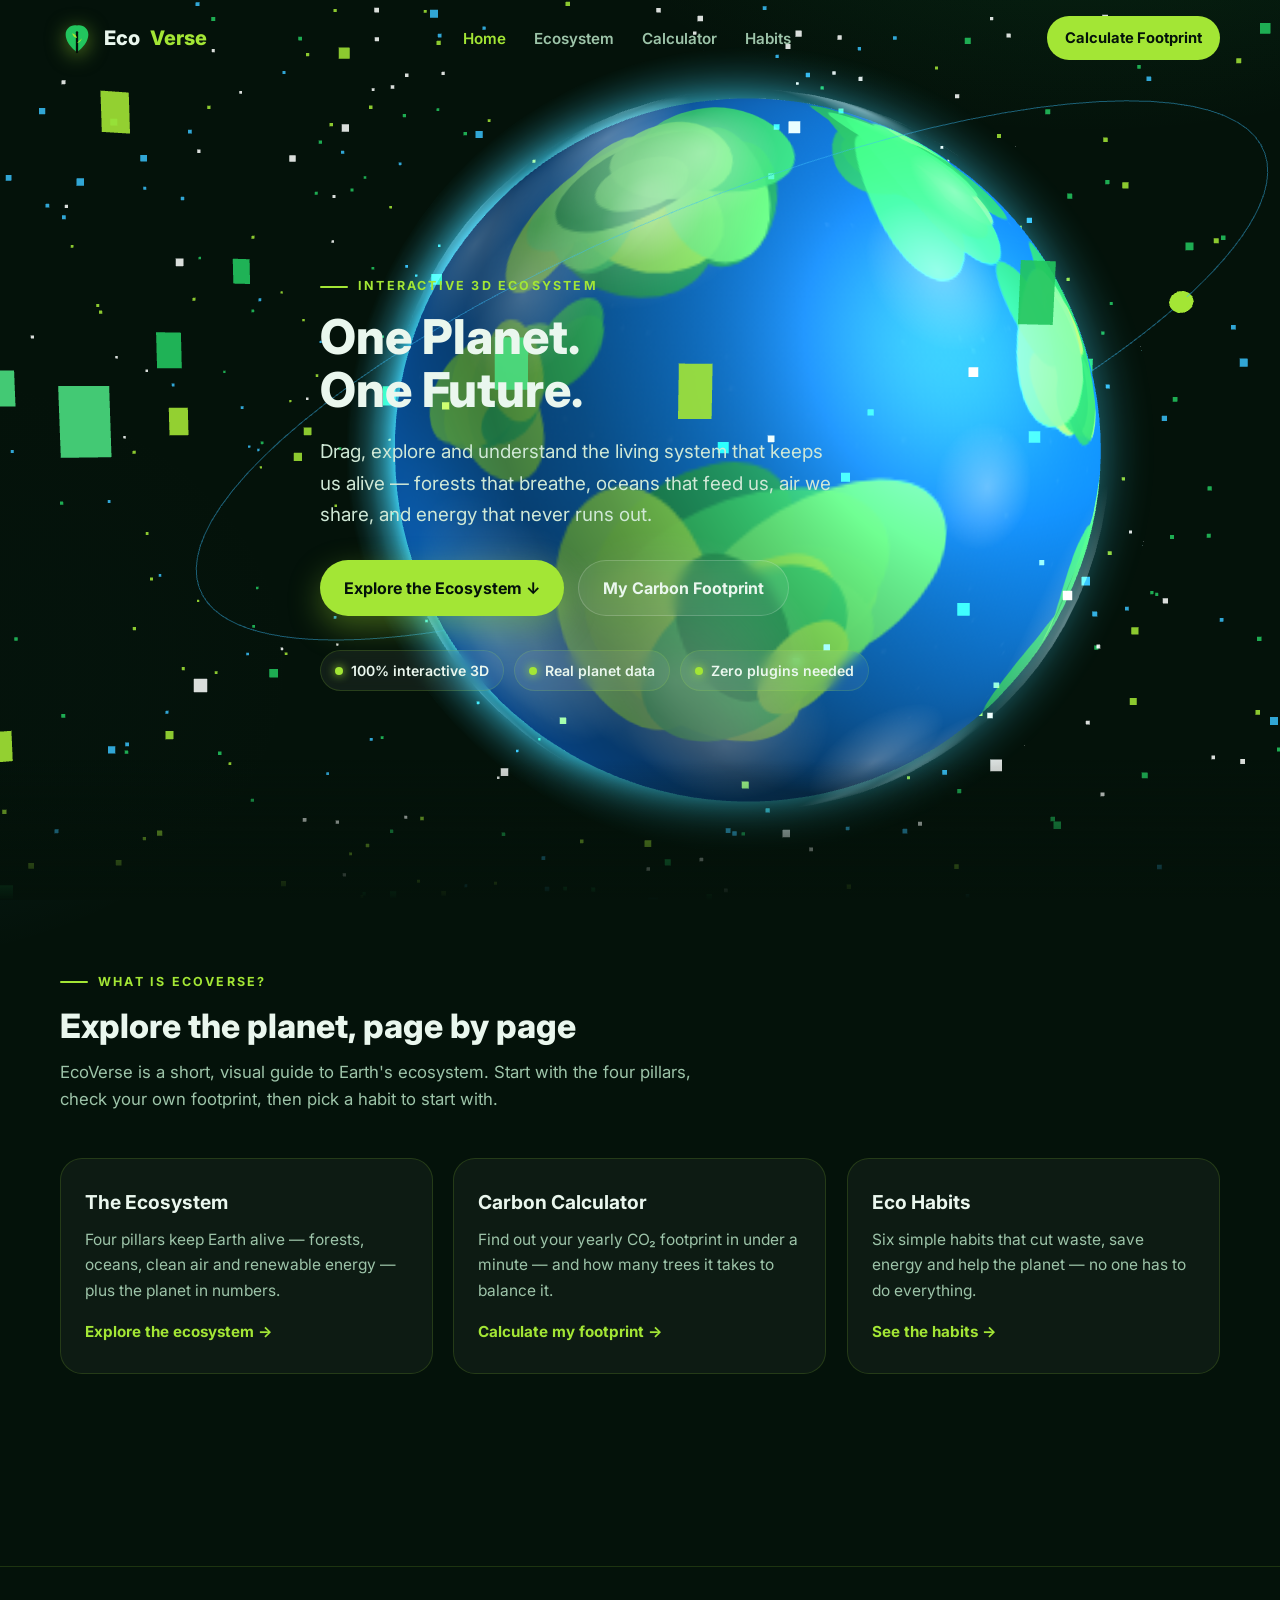
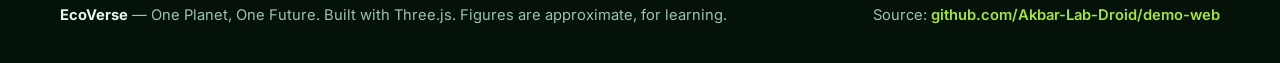
<file: index.html>
<!DOCTYPE html>
<html lang="en">
<head>
<meta charset="UTF-8">
<meta name="viewport" content="width=device-width, initial-scale=1.0">
<meta name="description" content="EcoVerse — an interactive 3D journey through Earth's living ecosystem: forests, oceans, clean air and renewable energy.">
<meta name="theme-color" content="#04120a">
<title>EcoVerse — One Planet, One Future | Interactive 3D Ecosystem</title>
<link rel="preconnect" href="https://fonts.googleapis.com">
<link rel="preconnect" href="https://fonts.gstatic.com" crossorigin>
<link href="https://fonts.googleapis.com/css2?family=Inter:wght@400;500;600;700;800&display=swap" rel="stylesheet">
<link rel="stylesheet" href="styles.css">
</head>
<body>

<!-- ================= NAV ================= -->
<header id="siteHeader">
  <div class="wrap nav">
    <a class="logo" href="index.html" aria-label="EcoVerse home">
      <svg viewBox="0 0 24 24" fill="none" aria-hidden="true"><path d="M12 22C12 22 4 16.5 4 9.5 4 5.9 6.9 3 10.5 3c.5 0 1 .06 1.5.17C12.6 3.06 13 3 13.5 3 17.1 3 20 5.9 20 9.5 20 16.5 12 22 12 22Z" fill="#22c55e"/><path d="M12 22V8" stroke="#04120a" stroke-width="1.6" stroke-linecap="round"/><path d="M12 12c-1.8-.4-3-1.6-3.4-3.4C10.4 9 11.6 10.2 12 12Zm0 3.5c1.8-.4 3-1.6 3.4-3.4-.4.4-1.6 1.6-3.4 3.4Z" fill="#a3e635"/></svg>
      Eco<em>Verse</em>
    </a>
    <nav>
      <ul class="nav-links" id="navLinks">
        <li><a href="index.html" class="active" aria-current="page">Home</a></li>
        <li><a href="ecosystem.html">Ecosystem</a></li>
        <li><a href="calculator.html">Calculator</a></li>
        <li><a href="habits.html">Habits</a></li>
      </ul>
    </nav>
    <a class="nav-cta" href="calculator.html">Calculate Footprint</a>
    <button class="burger" id="burger" aria-label="Menu">&#9776;</button>
  </div>
</header>

<!-- ================= HERO ================= -->
<section class="hero" id="top">
  <canvas id="earth" aria-label="Interactive 3D Earth"></canvas>
  <div class="globe-fallback" id="globeFallback" aria-hidden="true"></div>
  <div class="wrap hero-inner">
    <span class="eyebrow">Interactive 3D Ecosystem</span>
    <h1>One Planet.<br>One Future.</h1>
    <p class="lead">Drag, explore and understand the living system that keeps us alive — forests that breathe, oceans that feed us, air we share, and energy that never runs out.</p>
    <div class="hero-actions">
      <a class="btn btn-primary" href="ecosystem.html">Explore the Ecosystem &#8595;</a>
      <a class="btn btn-ghost" href="calculator.html">My Carbon Footprint</a>
    </div>
    <div class="hero-chips">
      <span class="chip"><i></i>100% interactive 3D</span>
      <span class="chip"><i></i>Real planet data</span>
      <span class="chip"><i></i>Zero plugins needed</span>
    </div>
  </div>
</section>

<!-- ================= EXPLORE ================= -->
<section class="section" style="padding-top:64px">
  <div class="wrap">
    <span class="eyebrow reveal">What is EcoVerse?</span>
    <h2 class="section-title reveal">Explore the planet, page by page</h2>
    <p class="section-sub reveal">EcoVerse is a short, visual guide to Earth's ecosystem. Start with the four pillars, check your own footprint, then pick a habit to start with.</p>
    <div class="link-cards">
      <a class="link-card tilt reveal" data-tilt href="ecosystem.html">
        <h3>The Ecosystem</h3>
        <p>Four pillars keep Earth alive — forests, oceans, clean air and renewable energy — plus the planet in numbers.</p>
        <div class="go">Explore the ecosystem</div>
      </a>
      <a class="link-card tilt reveal" data-tilt href="calculator.html">
        <h3>Carbon Calculator</h3>
        <p>Find out your yearly CO&#8322; footprint in under a minute — and how many trees it takes to balance it.</p>
        <div class="go">Calculate my footprint</div>
      </a>
      <a class="link-card tilt reveal" data-tilt href="habits.html">
        <h3>Eco Habits</h3>
        <p>Six simple habits that cut waste, save energy and help the planet — no one has to do everything.</p>
        <div class="go">See the habits</div>
      </a>
    </div>
  </div>
</section>

<footer>
  <div class="wrap foot">
    <div><strong style="color:var(--text)">EcoVerse</strong> — One Planet, One Future. Built with Three.js. Figures are approximate, for learning.</div>
    <div>Source: <a href="https://github.com/Akbar-Lab-Droid/demo-web" target="_blank" rel="noopener">github.com/Akbar-Lab-Droid/demo-web</a></div>
  </div>
</footer>

<script src="js/three.min.js"></script>
<script src="js/earth.js"></script>
<script src="js/main.js"></script>
</body>
</html>
</file>
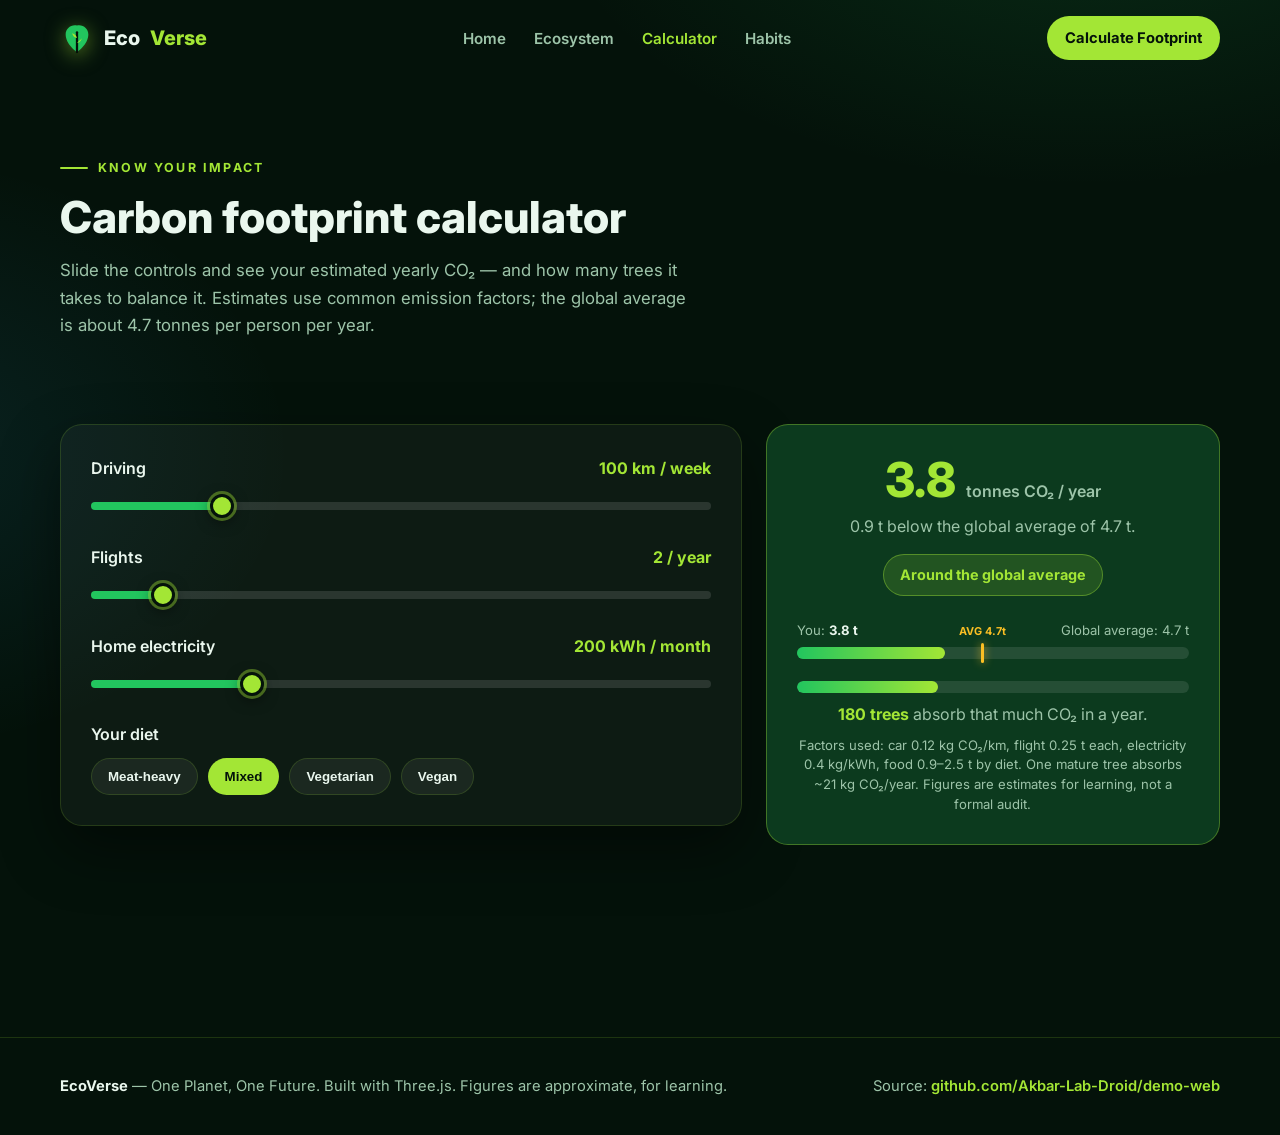
<file: calculator.html>
<!DOCTYPE html>
<html lang="en">
<head>
<meta charset="UTF-8">
<meta name="viewport" content="width=device-width, initial-scale=1.0">
<meta name="description" content="EcoVerse — carbon footprint calculator: find your yearly CO2 and how many trees balance it.">
<meta name="theme-color" content="#04120a">
<title>Carbon Calculator — EcoVerse | Know Your Impact</title>
<link rel="preconnect" href="https://fonts.googleapis.com">
<link rel="preconnect" href="https://fonts.gstatic.com" crossorigin>
<link href="https://fonts.googleapis.com/css2?family=Inter:wght@400;500;600;700;800&display=swap" rel="stylesheet">
<link rel="stylesheet" href="styles.css">
</head>
<body>

<!-- ================= NAV ================= -->
<header id="siteHeader">
  <div class="wrap nav">
    <a class="logo" href="index.html" aria-label="EcoVerse home">
      <svg viewBox="0 0 24 24" fill="none" aria-hidden="true"><path d="M12 22C12 22 4 16.5 4 9.5 4 5.9 6.9 3 10.5 3c.5 0 1 .06 1.5.17C12.6 3.06 13 3 13.5 3 17.1 3 20 5.9 20 9.5 20 16.5 12 22 12 22Z" fill="#22c55e"/><path d="M12 22V8" stroke="#04120a" stroke-width="1.6" stroke-linecap="round"/><path d="M12 12c-1.8-.4-3-1.6-3.4-3.4C10.4 9 11.6 10.2 12 12Zm0 3.5c1.8-.4 3-1.6 3.4-3.4-.4.4-1.6 1.6-3.4 3.4Z" fill="#a3e635"/></svg>
      Eco<em>Verse</em>
    </a>
    <nav>
      <ul class="nav-links" id="navLinks">
        <li><a href="index.html">Home</a></li>
        <li><a href="ecosystem.html">Ecosystem</a></li>
        <li><a href="calculator.html" class="active" aria-current="page">Calculator</a></li>
        <li><a href="habits.html">Habits</a></li>
      </ul>
    </nav>
    <a class="nav-cta" href="calculator.html">Calculate Footprint</a>
    <button class="burger" id="burger" aria-label="Menu">&#9776;</button>
  </div>
</header>

<!-- ================= PAGE HEAD ================= -->
<section class="page-head">
  <div class="wrap">
    <span class="eyebrow">Know Your Impact</span>
    <h1>Carbon footprint calculator</h1>
    <p>Slide the controls and see your estimated yearly CO&#8322; — and how many trees it takes to balance it. Estimates use common emission factors; the global average is about 4.7 tonnes per person per year.</p>
  </div>
</section>

<!-- ================= CALCULATOR ================= -->
<section class="section" style="padding-top:0">
  <div class="wrap">
    <div class="calc-grid">
      <div class="calc-card tilt reveal" data-tilt>
        <div class="slider-row">
          <label for="carRange">Driving <output id="carOut">100 km / week</output></label>
          <input type="range" id="carRange" min="0" max="500" step="10" value="100" aria-label="Kilometres driven per week">
        </div>
        <div class="slider-row">
          <label for="flyRange">Flights <output id="flyOut">2 / year</output></label>
          <input type="range" id="flyRange" min="0" max="20" step="1" value="2" aria-label="Flights per year">
        </div>
        <div class="slider-row">
          <label for="powerRange">Home electricity <output id="powerOut">200 kWh / month</output></label>
          <input type="range" id="powerRange" min="0" max="800" step="20" value="200" aria-label="Electricity use per month">
        </div>
        <div class="slider-row" style="margin-bottom:0">
          <label>Your diet</label>
          <div class="diet-pills" id="dietPills">
            <button type="button" data-diet="2.5">Meat-heavy</button>
            <button type="button" data-diet="1.7" class="active">Mixed</button>
            <button type="button" data-diet="1.2">Vegetarian</button>
            <button type="button" data-diet="0.9">Vegan</button>
          </div>
        </div>
      </div>
      <div class="result-card reveal">
        <div class="big"><span id="co2Total">4.6</span> <small>tonnes CO&#8322; / year</small></div>
        <p id="co2Compare">Right around the global average of 4.7 t.</p>
        <span class="verdict" id="verdict">Average footprint</span>
        <div class="compare">
          <div class="compare-label"><span>You: <b id="compareYou">4.6 t</b></span><span>Global average: 4.7 t</span></div>
          <div class="compare-track"><div class="you" id="compareYouBar" style="width:46%"></div><div class="avg"></div></div>
        </div>
        <div class="trees-bar"><i id="treesBar"></i></div>
        <p><strong style="color:var(--lime)"><span id="treesCount">219</span> trees</strong> absorb that much CO&#8322; in a year.</p>
        <p class="calc-note">Factors used: car 0.12 kg CO&#8322;/km, flight 0.25 t each, electricity 0.4 kg/kWh, food 0.9–2.5 t by diet. One mature tree absorbs ~21 kg CO&#8322;/year. Figures are estimates for learning, not a formal audit.</p>
      </div>
    </div>
  </div>
</section>

<footer>
  <div class="wrap foot">
    <div><strong style="color:var(--text)">EcoVerse</strong> — One Planet, One Future. Built with Three.js. Figures are approximate, for learning.</div>
    <div>Source: <a href="https://github.com/Akbar-Lab-Droid/demo-web" target="_blank" rel="noopener">github.com/Akbar-Lab-Droid/demo-web</a></div>
  </div>
</footer>

<script src="js/calculator.js"></script>
<script src="js/main.js"></script>
</body>
</html>
</file>
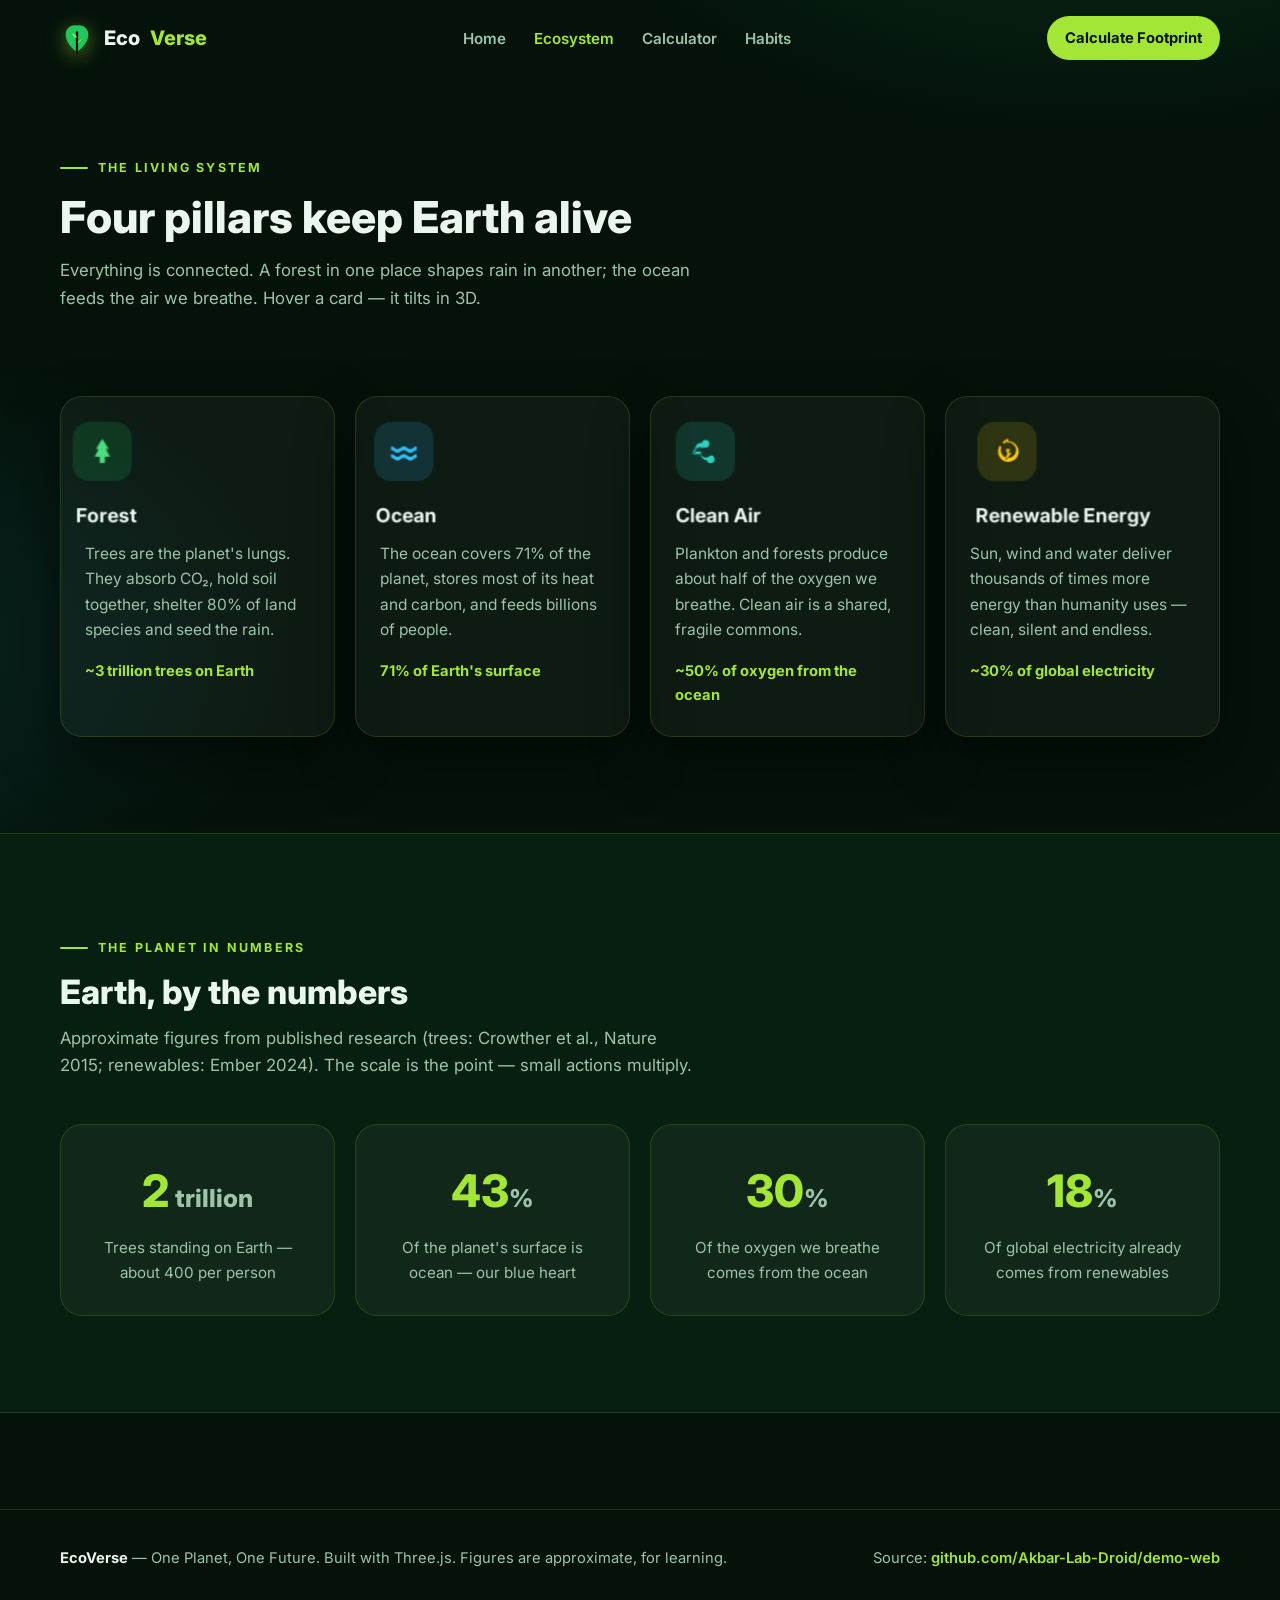
<file: ecosystem.html>
<!DOCTYPE html>
<html lang="en">
<head>
<meta charset="UTF-8">
<meta name="viewport" content="width=device-width, initial-scale=1.0">
<meta name="description" content="EcoVerse — four pillars keep Earth alive: forests, oceans, clean air and renewable energy.">
<meta name="theme-color" content="#04120a">
<title>Ecosystem — EcoVerse | Four Pillars Keep Earth Alive</title>
<link rel="preconnect" href="https://fonts.googleapis.com">
<link rel="preconnect" href="https://fonts.gstatic.com" crossorigin>
<link href="https://fonts.googleapis.com/css2?family=Inter:wght@400;500;600;700;800&display=swap" rel="stylesheet">
<link rel="stylesheet" href="styles.css">
</head>
<body>

<!-- ================= NAV ================= -->
<header id="siteHeader">
  <div class="wrap nav">
    <a class="logo" href="index.html" aria-label="EcoVerse home">
      <svg viewBox="0 0 24 24" fill="none" aria-hidden="true"><path d="M12 22C12 22 4 16.5 4 9.5 4 5.9 6.9 3 10.5 3c.5 0 1 .06 1.5.17C12.6 3.06 13 3 13.5 3 17.1 3 20 5.9 20 9.5 20 16.5 12 22 12 22Z" fill="#22c55e"/><path d="M12 22V8" stroke="#04120a" stroke-width="1.6" stroke-linecap="round"/><path d="M12 12c-1.8-.4-3-1.6-3.4-3.4C10.4 9 11.6 10.2 12 12Zm0 3.5c1.8-.4 3-1.6 3.4-3.4-.4.4-1.6 1.6-3.4 3.4Z" fill="#a3e635"/></svg>
      Eco<em>Verse</em>
    </a>
    <nav>
      <ul class="nav-links" id="navLinks">
        <li><a href="index.html">Home</a></li>
        <li><a href="ecosystem.html" class="active" aria-current="page">Ecosystem</a></li>
        <li><a href="calculator.html">Calculator</a></li>
        <li><a href="habits.html">Habits</a></li>
      </ul>
    </nav>
    <a class="nav-cta" href="calculator.html">Calculate Footprint</a>
    <button class="burger" id="burger" aria-label="Menu">&#9776;</button>
  </div>
</header>

<!-- ================= PAGE HEAD ================= -->
<section class="page-head">
  <div class="wrap">
    <span class="eyebrow">The Living System</span>
    <h1>Four pillars keep Earth alive</h1>
    <p>Everything is connected. A forest in one place shapes rain in another; the ocean feeds the air we breathe. Hover a card — it tilts in 3D.</p>
  </div>
</section>

<!-- ================= PILLARS ================= -->
<section class="section" style="padding-top:0">
  <div class="wrap">
    <div class="pillars">
      <article class="pillar tilt reveal" data-tilt>
        <div class="icon ic-forest">
          <svg viewBox="0 0 24 24" fill="currentColor" aria-hidden="true"><path d="M12 2 7 10h2.2L6 16h4v5h4v-5h4l-3.2-6H17L12 2Z"/></svg>
        </div>
        <h3>Forest</h3>
        <p>Trees are the planet's lungs. They absorb CO&#8322;, hold soil together, shelter 80% of land species and seed the rain.</p>
        <div class="mini">~3 trillion trees on Earth</div>
      </article>
      <article class="pillar tilt reveal" data-tilt>
        <div class="icon ic-ocean">
          <svg viewBox="0 0 24 24" fill="currentColor" aria-hidden="true"><path d="M2 14c2.5 0 2.5 2 5 2s2.5-2 5-2 2.5 2 5 2 2.5-2 5-2v3c-2.5 0-2.5 2-5 2s-2.5-2-5-2-2.5 2-5 2-2.5-2-5-2v-3Zm0-6c2.5 0 2.5 2 5 2s2.5-2 5-2 2.5 2 5 2 2.5-2 5-2v3c-2.5 0-2.5 2-5 2s-2.5-2-5-2-2.5 2-5 2-2.5-2-5-2V8Z"/></svg>
        </div>
        <h3>Ocean</h3>
        <p>The ocean covers 71% of the planet, stores most of its heat and carbon, and feeds billions of people.</p>
        <div class="mini">71% of Earth's surface</div>
      </article>
      <article class="pillar tilt reveal" data-tilt>
        <div class="icon ic-air">
          <svg viewBox="0 0 24 24" fill="currentColor" aria-hidden="true"><path d="M3 8h9a3 3 0 1 0-2.9-3.7A5 5 0 0 0 4.5 12H3a1 1 0 0 1 0-2h1.5A3.5 3.5 0 0 1 8 7.5 4.5 4.5 0 0 1 3 8Zm0 6h13a3 3 0 1 1-2.9 3.7A5 5 0 0 1 8.5 11H3a1 1 0 0 0 0 2h5.5A3.5 3.5 0 0 0 12 15.5 4.5 4.5 0 0 0 16 14H3Z" transform="translate(0 1)"/></svg>
        </div>
        <h3>Clean Air</h3>
        <p>Plankton and forests produce about half of the oxygen we breathe. Clean air is a shared, fragile commons.</p>
        <div class="mini">~50% of oxygen from the ocean</div>
      </article>
      <article class="pillar tilt reveal" data-tilt>
        <div class="icon ic-energy">
          <svg viewBox="0 0 24 24" fill="currentColor" aria-hidden="true"><path d="M12 2a1 1 0 0 1 1 1v1.1a8 8 0 1 1-7.4 5.1 1 1 0 1 1 1.9-.6A6 6 0 1 0 12 5V3.5l-2 2.5-1.6-1.2L12 2Zm-1 8 1.5 4.5L9 14.5h2.6L11 19l4.5-6H13l1.5-3H11Z"/></svg>
        </div>
        <h3>Renewable Energy</h3>
        <p>Sun, wind and water deliver thousands of times more energy than humanity uses — clean, silent and endless.</p>
        <div class="mini">~30% of global electricity</div>
      </article>
    </div>
  </div>
</section>

<!-- ================= IMPACT ================= -->
<section class="section impact" id="impact">
  <div class="wrap">
    <span class="eyebrow reveal">The Planet in Numbers</span>
    <h2 class="section-title reveal">Earth, by the numbers</h2>
    <p class="section-sub reveal">Approximate figures from published research (trees: Crowther et al., Nature 2015; renewables: Ember 2024). The scale is the point — small actions multiply.</p>
    <div class="stats">
      <div class="stat tilt reveal" data-tilt>
        <div class="num"><span data-count="3" data-decimals="0">0</span><small> trillion</small></div>
        <p>Trees standing on Earth — about 400 per person</p>
      </div>
      <div class="stat tilt reveal" data-tilt>
        <div class="num"><span data-count="71" data-decimals="0">0</span><small>%</small></div>
        <p>Of the planet's surface is ocean — our blue heart</p>
      </div>
      <div class="stat tilt reveal" data-tilt>
        <div class="num"><span data-count="50" data-decimals="0">0</span><small>%</small></div>
        <p>Of the oxygen we breathe comes from the ocean</p>
      </div>
      <div class="stat tilt reveal" data-tilt>
        <div class="num"><span data-count="30" data-decimals="0">0</span><small>%</small></div>
        <p>Of global electricity already comes from renewables</p>
      </div>
    </div>
  </div>
</section>

<footer>
  <div class="wrap foot">
    <div><strong style="color:var(--text)">EcoVerse</strong> — One Planet, One Future. Built with Three.js. Figures are approximate, for learning.</div>
    <div>Source: <a href="https://github.com/Akbar-Lab-Droid/demo-web" target="_blank" rel="noopener">github.com/Akbar-Lab-Droid/demo-web</a></div>
  </div>
</footer>

<script src="js/main.js"></script>
</body>
</html>
</file>
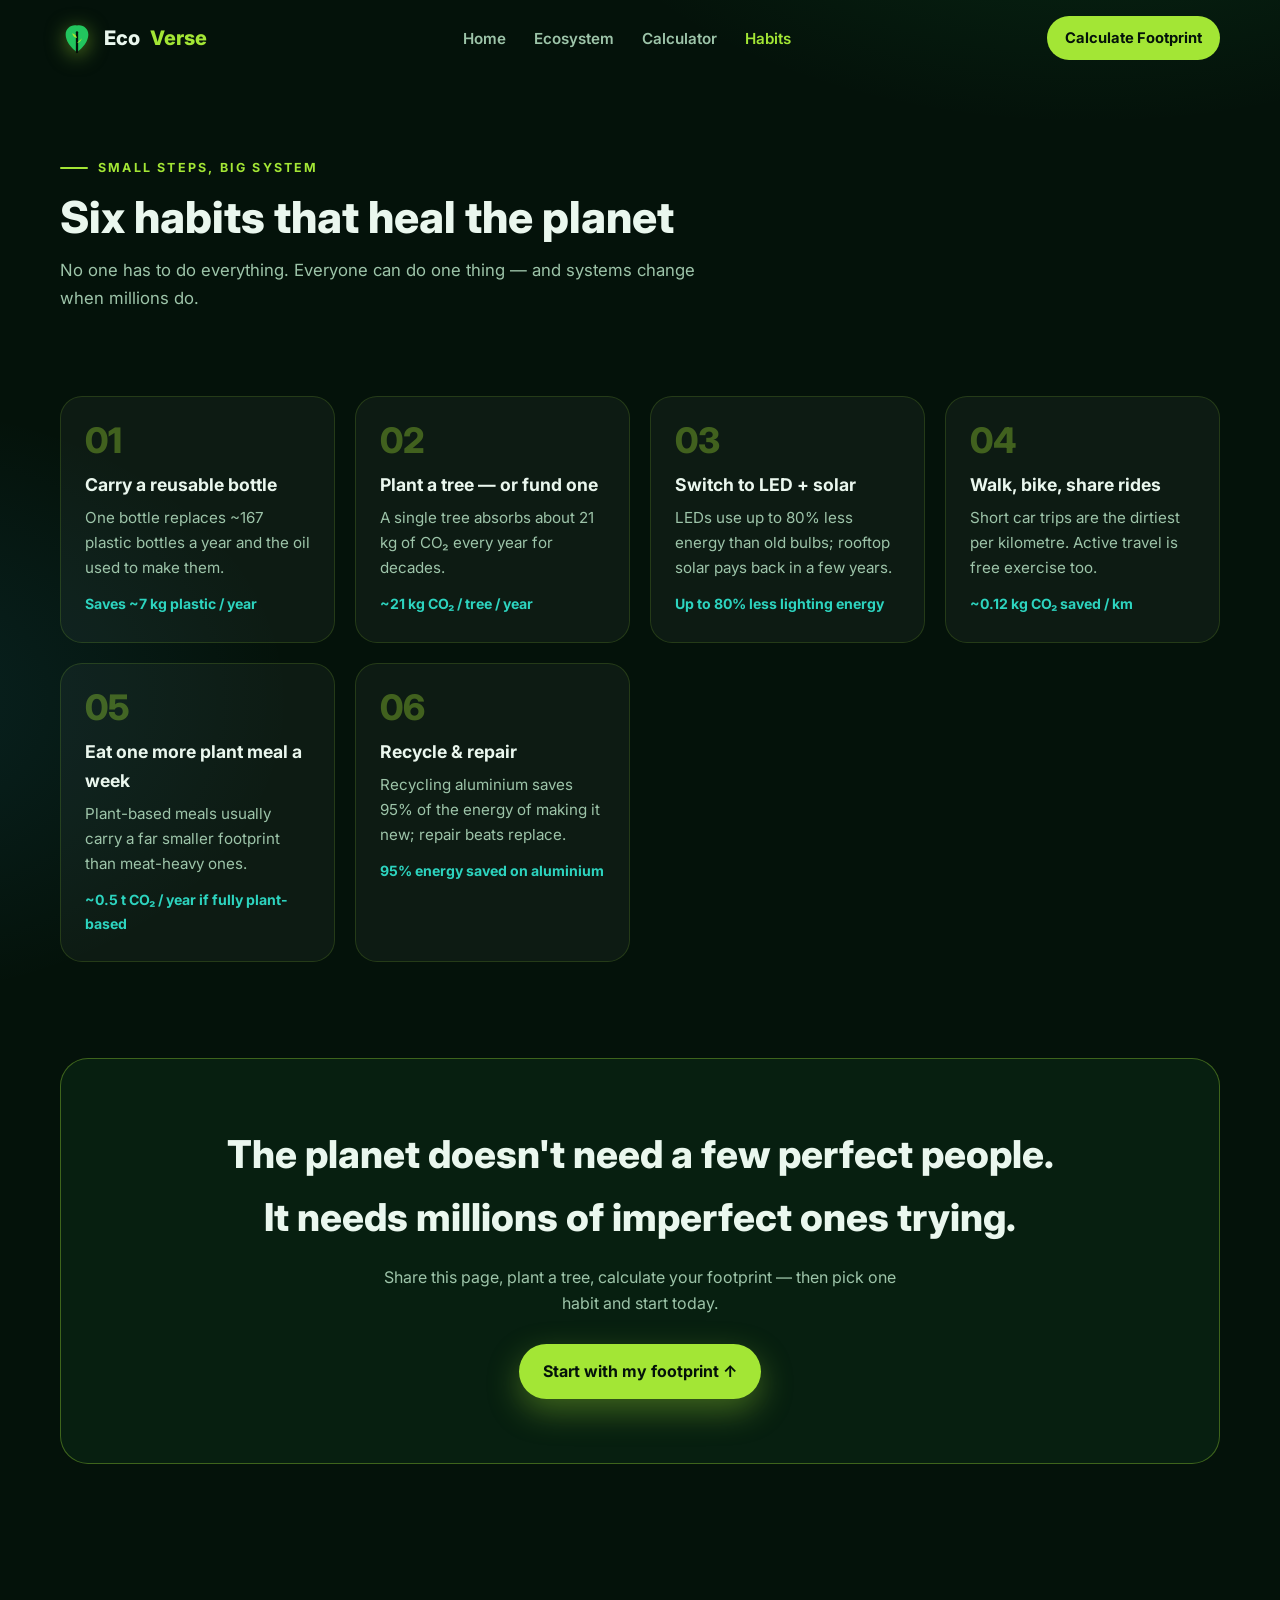
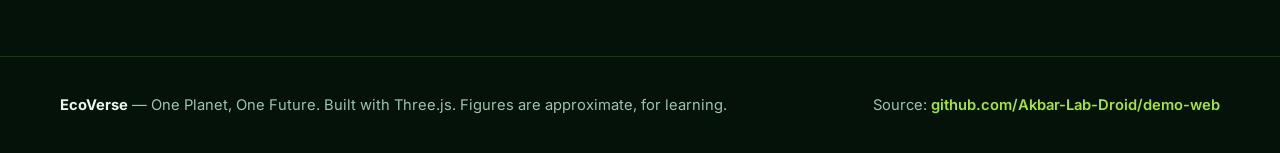
<file: habits.html>
<!DOCTYPE html>
<html lang="en">
<head>
<meta charset="UTF-8">
<meta name="viewport" content="width=device-width, initial-scale=1.0">
<meta name="description" content="EcoVerse — six simple habits that heal the planet: small steps, big system.">
<meta name="theme-color" content="#04120a">
<title>Eco Habits — EcoVerse | Six Habits That Heal the Planet</title>
<link rel="preconnect" href="https://fonts.googleapis.com">
<link rel="preconnect" href="https://fonts.gstatic.com" crossorigin>
<link href="https://fonts.googleapis.com/css2?family=Inter:wght@400;500;600;700;800&display=swap" rel="stylesheet">
<link rel="stylesheet" href="styles.css">
</head>
<body>

<!-- ================= NAV ================= -->
<header id="siteHeader">
  <div class="wrap nav">
    <a class="logo" href="index.html" aria-label="EcoVerse home">
      <svg viewBox="0 0 24 24" fill="none" aria-hidden="true"><path d="M12 22C12 22 4 16.5 4 9.5 4 5.9 6.9 3 10.5 3c.5 0 1 .06 1.5.17C12.6 3.06 13 3 13.5 3 17.1 3 20 5.9 20 9.5 20 16.5 12 22 12 22Z" fill="#22c55e"/><path d="M12 22V8" stroke="#04120a" stroke-width="1.6" stroke-linecap="round"/><path d="M12 12c-1.8-.4-3-1.6-3.4-3.4C10.4 9 11.6 10.2 12 12Zm0 3.5c1.8-.4 3-1.6 3.4-3.4-.4.4-1.6 1.6-3.4 3.4Z" fill="#a3e635"/></svg>
      Eco<em>Verse</em>
    </a>
    <nav>
      <ul class="nav-links" id="navLinks">
        <li><a href="index.html">Home</a></li>
        <li><a href="ecosystem.html">Ecosystem</a></li>
        <li><a href="calculator.html">Calculator</a></li>
        <li><a href="habits.html" class="active" aria-current="page">Habits</a></li>
      </ul>
    </nav>
    <a class="nav-cta" href="calculator.html">Calculate Footprint</a>
    <button class="burger" id="burger" aria-label="Menu">&#9776;</button>
  </div>
</header>

<!-- ================= PAGE HEAD ================= -->
<section class="page-head">
  <div class="wrap">
    <span class="eyebrow">Small Steps, Big System</span>
    <h1>Six habits that heal the planet</h1>
    <p>No one has to do everything. Everyone can do one thing — and systems change when millions do.</p>
  </div>
</section>

<!-- ================= HABITS ================= -->
<section class="section" style="padding-top:0">
  <div class="wrap">
    <div class="habits">
      <article class="habit tilt reveal" data-tilt><div class="n">01</div><h3>Carry a reusable bottle</h3><p>One bottle replaces ~167 plastic bottles a year and the oil used to make them.</p><div class="save">Saves ~7 kg plastic / year</div></article>
      <article class="habit tilt reveal" data-tilt><div class="n">02</div><h3>Plant a tree — or fund one</h3><p>A single tree absorbs about 21 kg of CO&#8322; every year for decades.</p><div class="save">~21 kg CO&#8322; / tree / year</div></article>
      <article class="habit tilt reveal" data-tilt><div class="n">03</div><h3>Switch to LED + solar</h3><p>LEDs use up to 80% less energy than old bulbs; rooftop solar pays back in a few years.</p><div class="save">Up to 80% less lighting energy</div></article>
      <article class="habit tilt reveal" data-tilt><div class="n">04</div><h3>Walk, bike, share rides</h3><p>Short car trips are the dirtiest per kilometre. Active travel is free exercise too.</p><div class="save">~0.12 kg CO&#8322; saved / km</div></article>
      <article class="habit tilt reveal" data-tilt><div class="n">05</div><h3>Eat one more plant meal a week</h3><p>Plant-based meals usually carry a far smaller footprint than meat-heavy ones.</p><div class="save">~0.5 t CO&#8322; / year if fully plant-based</div></article>
      <article class="habit tilt reveal" data-tilt><div class="n">06</div><h3>Recycle &amp; repair</h3><p>Recycling aluminium saves 95% of the energy of making it new; repair beats replace.</p><div class="save">95% energy saved on aluminium</div></article>
    </div>

    <div class="cta">
      <div class="cta-box reveal">
        <h2>The planet doesn't need a few perfect people.<br>It needs millions of imperfect ones trying.</h2>
        <p>Share this page, plant a tree, calculate your footprint — then pick one habit and start today.</p>
        <a class="btn btn-primary" href="calculator.html">Start with my footprint &#8593;</a>
      </div>
    </div>
  </div>
</section>

<footer>
  <div class="wrap foot">
    <div><strong style="color:var(--text)">EcoVerse</strong> — One Planet, One Future. Built with Three.js. Figures are approximate, for learning.</div>
    <div>Source: <a href="https://github.com/Akbar-Lab-Droid/demo-web" target="_blank" rel="noopener">github.com/Akbar-Lab-Droid/demo-web</a></div>
  </div>
</footer>

<script src="js/main.js"></script>
</body>
</html>
</file>
<file: styles.css>
/* EcoVerse — shared stylesheet (multi-page site) */

:root{
  --bg:#04120a; --bg2:#071f10; --card:#0a2a17; --line:rgba(163,230,53,.16);
  --green:#22c55e; --lime:#a3e635; --cyan:#38bdf8; --teal:#2dd4bf;
  --text:#eaf7ee; --dim:#9dc4a9; --white:#fff;
  --radius:22px;
  --shadow:0 24px 60px rgba(0,0,0,.45);
}
*{box-sizing:border-box;margin:0;padding:0}
html{scroll-behavior:smooth;scroll-padding-top:84px}
body{
  font-family:'Inter',system-ui,-apple-system,'Segoe UI',sans-serif;
  font-size:16px;
  background:var(--bg); color:var(--text); line-height:1.65; overflow-x:hidden;
  -webkit-tap-highlight-color:transparent;
  background-image:radial-gradient(900px 500px at 85% -10%, rgba(34,197,94,.14), transparent 60%),
                   radial-gradient(700px 500px at -10% 40%, rgba(56,189,248,.10), transparent 60%);
}
h1,h2,h3{font-family:'Inter',system-ui,-apple-system,'Segoe UI',sans-serif}
a{color:inherit;text-decoration:none}
img{max-width:100%}
button,a{touch-action:manipulation}
:focus-visible{outline:3px solid var(--lime);outline-offset:2px;border-radius:6px}
::selection{background:var(--lime);color:#04120a}

.wrap{width:min(1160px,calc(100% - 44px));margin:0 auto}
.section{padding:96px 0}
.eyebrow{display:inline-flex;align-items:center;gap:10px;color:var(--lime);font-size:.78rem;font-weight:700;letter-spacing:2.2px;text-transform:uppercase;margin-bottom:14px}
.eyebrow::before{content:"";width:28px;height:2px;background:var(--lime);border-radius:2px}
.section-title{font-size:clamp(1.6rem,3vw,2.1rem);line-height:1.2;font-weight:800}
.section-sub{color:var(--dim);max-width:640px;margin-top:12px;font-size:1.05rem}

/* ---------- HEADER / NAV ---------- */
header{position:fixed;inset:0 0 auto 0;z-index:100;transition:background .3s,box-shadow .3s,backdrop-filter .3s}
header.scrolled{background:rgba(4,18,10,.82);backdrop-filter:blur(14px);box-shadow:0 1px 0 var(--line)}
.nav{display:flex;align-items:center;justify-content:space-between;padding:16px 0}
.logo{display:flex;align-items:center;gap:10px;font-weight:800;font-size:1.25rem}
.logo svg{width:34px;height:34px;filter:drop-shadow(0 4px 10px rgba(163,230,53,.5))}
.logo em{font-style:normal;color:var(--lime)}
.nav-links{display:flex;gap:28px;list-style:none;font-weight:600;font-size:.95rem}
.nav-links a{color:var(--dim);transition:color .2s}
.nav-links a:hover{color:var(--lime)}
.nav-links a.active{color:var(--lime)}
.nav-cta{background:var(--lime);color:#04120a;font-weight:700;padding:10px 18px;border-radius:999px;font-size:.92rem;transition:transform .2s,box-shadow .2s}
.nav-cta:hover{transform:translateY(-2px);box-shadow:0 10px 24px rgba(163,230,53,.35)}
.burger{display:none;background:none;border:0;color:var(--text);font-size:1.5rem;cursor:pointer}

/* ---------- HERO (home) ---------- */
.hero{position:relative;min-height:100vh;min-height:100svh;display:flex;align-items:center;padding:140px 0 80px;overflow:hidden}
#earth{position:absolute;inset:0;width:100%;height:100%;display:block}
.hero::before{content:"";position:absolute;inset:0;background:linear-gradient(90deg,rgba(4,18,10,.92) 0%,rgba(4,18,10,.72) 34%,rgba(4,18,10,.15) 62%,rgba(4,18,10,.05) 100%);pointer-events:none}
.hero::after{content:"";position:absolute;left:0;right:0;bottom:0;height:140px;background:linear-gradient(180deg,transparent,var(--bg));pointer-events:none}
.hero-inner{position:relative;z-index:2;max-width:640px}
.hero h1{font-size:clamp(2.1rem,5vw,3rem);line-height:1.1;font-weight:800}
.hero p.lead{color:#cfe8d6;font-size:1.18rem;margin:20px 0 30px;max-width:520px}
.hero-actions{display:flex;gap:14px;flex-wrap:wrap}
.btn{display:inline-flex;align-items:center;gap:9px;font-weight:700;padding:14px 24px;border-radius:999px;font-size:1rem;border:0;cursor:pointer;transition:transform .2s,box-shadow .2s}
.btn-primary{background:var(--lime);color:#04120a;box-shadow:0 12px 32px rgba(163,230,53,.35)}
.btn-primary:hover{transform:translateY(-3px);box-shadow:0 18px 40px rgba(163,230,53,.45)}
.btn-ghost{background:rgba(255,255,255,.06);color:var(--text);border:1px solid rgba(255,255,255,.18);backdrop-filter:blur(6px)}
.btn-ghost:hover{transform:translateY(-3px);border-color:var(--lime)}
.hero-chips{display:flex;gap:10px;flex-wrap:wrap;margin-top:34px}
.chip{display:inline-flex;align-items:center;gap:8px;background:rgba(255,255,255,.06);border:1px solid var(--line);border-radius:999px;padding:8px 14px;font-size:.88rem;font-weight:600;backdrop-filter:blur(6px)}
.chip i{width:8px;height:8px;border-radius:50%;background:var(--lime);box-shadow:0 0 10px var(--lime)}
/* CSS globe fallback (shown only if WebGL/Three.js fails) */
.globe-fallback{display:none;position:absolute;right:6%;top:50%;width:340px;height:340px;border-radius:50%;transform:translateY(-50%);
  background:radial-gradient(circle at 32% 30%,#7ee787,#16a34a 42%,#0b3d91 78%,#04122e);
  box-shadow:inset -30px -20px 60px rgba(0,0,0,.55),0 0 90px rgba(34,197,94,.35);animation:spinSlow 24s linear infinite}
@keyframes spinSlow{to{transform:translateY(-50%) rotate(360deg)}}

/* ---------- PAGE HEAD (inner pages) ---------- */
.page-head{padding:150px 0 40px}
.page-head h1{font-size:clamp(2rem,4.5vw,2.75rem);line-height:1.15;font-weight:800}
.page-head p{color:var(--dim);max-width:640px;margin-top:14px;font-size:1.05rem}

/* ---------- REVEAL + TILT ---------- */
.tilt{transform-style:preserve-3d;will-change:transform;transition:transform .18s ease-out,box-shadow .25s,border-color .25s;position:relative}
.tilt::after{content:"";position:absolute;inset:0;border-radius:inherit;pointer-events:none;
  background:radial-gradient(420px circle at var(--mx,50%) var(--my,50%),rgba(163,230,53,.12),transparent 65%);opacity:0;transition:opacity .25s}
.tilt:hover::after{opacity:1}
.reveal{opacity:0;transform:translateY(34px);transform-origin:center top;transition:opacity .6s ease,transform .6s cubic-bezier(.2,.9,.3,1.15)}
.reveal.visible{opacity:1;transform:translateY(0)}

/* ---------- HOME: EXPLORE CARDS ---------- */
.link-cards{display:grid;grid-template-columns:repeat(auto-fit,minmax(260px,1fr));gap:20px;margin-top:44px}
.link-card{background:rgba(255,255,255,.04);border:1px solid var(--line);border-radius:var(--radius);padding:28px 24px;display:block}
.link-card:hover{border-color:rgba(163,230,53,.5)}
.link-card h3{font-size:1.2rem;margin-bottom:8px}
.link-card p{color:var(--dim);font-size:.97rem}
.link-card .go{margin-top:16px;font-weight:700;color:var(--lime);font-size:.95rem}
.link-card .go::after{content:" \2192"}

/* ---------- ECOSYSTEM CARDS ---------- */
.pillars{display:grid;grid-template-columns:repeat(auto-fit,minmax(240px,1fr));gap:20px;margin-top:44px;perspective:1100px}
.pillar{background:rgba(255,255,255,.04);border:1px solid var(--line);border-radius:var(--radius);padding:28px 24px;box-shadow:var(--shadow)}
.pillar:hover{border-color:rgba(163,230,53,.5);box-shadow:0 30px 70px rgba(0,0,0,.55)}
.pillar .icon{width:58px;height:58px;border-radius:16px;display:flex;align-items:center;justify-content:center;margin-bottom:18px;transform:translateZ(24px)}
.pillar .icon svg{width:30px;height:30px}
.pillar h3{font-size:1.2rem;margin-bottom:8px;transform:translateZ(18px)}
.pillar p{color:var(--dim);font-size:.97rem}
.pillar .mini{margin-top:16px;font-weight:700;color:var(--lime);font-size:.92rem}
.ic-forest{background:rgba(34,197,94,.16);color:#4ade80}
.ic-ocean{background:rgba(56,189,248,.15);color:#38bdf8}
.ic-air{background:rgba(45,212,191,.15);color:#2dd4bf}
.ic-energy{background:rgba(250,204,21,.14);color:#facc15}

/* ---------- IMPACT STATS ---------- */
.impact{background:var(--bg2);border-top:1px solid var(--line);border-bottom:1px solid var(--line)}
.stats{display:grid;grid-template-columns:repeat(auto-fit,minmax(210px,1fr));gap:20px;margin-top:44px}
.stat{background:rgba(255,255,255,.04);border:1px solid var(--line);border-radius:var(--radius);padding:30px 24px;text-align:center}
.stat .num{font-size:clamp(2rem,4vw,2.8rem);font-weight:800;color:var(--lime)}
.stat .num small{font-size:.55em;color:var(--dim)}
.stat p{color:var(--dim);margin-top:6px;font-size:.95rem}

/* ---------- CALCULATOR ---------- */
.calc-grid{display:grid;grid-template-columns:1.2fr .8fr;gap:24px;margin-top:44px;align-items:start}
.calc-card{background:rgba(255,255,255,.04);border:1px solid var(--line);border-radius:var(--radius);padding:30px;box-shadow:var(--shadow)}
.slider-row{margin-bottom:26px}
.slider-row label{display:flex;justify-content:space-between;font-weight:600;margin-bottom:10px}
.slider-row label output{color:var(--lime);font-weight:700}
input[type=range]{-webkit-appearance:none;appearance:none;width:100%;height:8px;border-radius:99px;background:linear-gradient(90deg,var(--green) var(--fill,50%),rgba(255,255,255,.12) var(--fill,50%));outline:none;cursor:pointer}
input[type=range]::-webkit-slider-thumb{-webkit-appearance:none;width:24px;height:24px;border-radius:50%;background:var(--lime);border:3px solid #04120a;box-shadow:0 0 0 3px rgba(163,230,53,.4),0 4px 14px rgba(0,0,0,.5);cursor:grab}
input[type=range]::-moz-range-thumb{width:22px;height:22px;border-radius:50%;background:var(--lime);border:3px solid #04120a;box-shadow:0 0 0 3px rgba(163,230,53,.4);cursor:grab}
.diet-pills{display:flex;gap:10px;flex-wrap:wrap}
.diet-pills button{background:rgba(255,255,255,.06);border:1px solid var(--line);color:var(--text);padding:10px 16px;border-radius:999px;font-weight:600;cursor:pointer;transition:all .2s}
.diet-pills button.active{background:var(--lime);color:#04120a;border-color:transparent}
.result-card{background:#0c3a1e;border:1px solid rgba(163,230,53,.35);border-radius:var(--radius);padding:30px;text-align:center;position:sticky;top:100px}
.result-card .big{font-size:3rem;font-weight:800;color:var(--lime);line-height:1.05}
.result-card .big small{font-size:1rem;color:var(--dim);font-weight:600}
.result-card p{color:var(--dim);margin-top:8px}
.verdict{display:inline-block;margin-top:14px;padding:8px 16px;border-radius:999px;font-weight:700;font-size:.9rem;background:rgba(163,230,53,.15);color:var(--lime);border:1px solid rgba(163,230,53,.4)}
.trees-bar{height:12px;border-radius:99px;background:rgba(255,255,255,.1);margin-top:22px;overflow:hidden}
.trees-bar i{display:block;height:100%;width:0;background:linear-gradient(90deg,var(--green),var(--lime));border-radius:99px;transition:width .6s ease}
/* User vs average comparison bar */
.compare{margin-top:24px;text-align:left}
.compare .compare-label{display:flex;justify-content:space-between;font-size:.82rem;color:var(--dim);margin-bottom:6px}
.compare .compare-label b{color:var(--text)}
.compare-track{position:relative;height:12px;border-radius:99px;background:rgba(255,255,255,.1)}
.compare-track .you{position:absolute;top:0;left:0;height:100%;border-radius:99px;background:linear-gradient(90deg,var(--green),var(--lime));transition:width .6s ease;max-width:100%}
.compare-track .avg{position:absolute;top:-4px;bottom:-4px;left:47%;width:3px;background:#fbbf24;border-radius:2px;box-shadow:0 0 8px rgba(251,191,36,.8)}
.compare-track .avg::after{content:"AVG 4.7t";position:absolute;top:-20px;left:50%;transform:translateX(-50%);font-size:.68rem;font-weight:700;color:#fbbf24;white-space:nowrap}
.calc-note{font-size:.82rem;color:var(--dim);margin-top:22px;line-height:1.5}

/* ---------- HABITS ---------- */
.habits{display:grid;grid-template-columns:repeat(auto-fit,minmax(250px,1fr));gap:20px;margin-top:44px;perspective:1100px}
.habit{background:rgba(255,255,255,.04);border:1px solid var(--line);border-radius:var(--radius);padding:26px 24px}
.habit:hover{border-color:rgba(163,230,53,.5)}
.habit .n{font-weight:800;color:rgba(163,230,53,.35);font-size:2.2rem;line-height:1}
.habit h3{margin:12px 0 6px;font-size:1.1rem}
.habit p{color:var(--dim);font-size:.95rem}
.habit .save{margin-top:12px;font-size:.88rem;font-weight:700;color:var(--teal)}

/* ---------- CTA + FOOTER ---------- */
.cta{margin:96px 0 0;text-align:center}
.cta-box{background:var(--bg2);border:1px solid rgba(163,230,53,.35);border-radius:28px;padding:64px 32px}
.cta-box h2{font-size:clamp(1.6rem,3.4vw,2.4rem);font-weight:800}
.cta-box p{color:var(--dim);margin:14px auto 28px;max-width:520px}
footer{border-top:1px solid var(--line);padding:36px 0;margin-top:96px;color:var(--dim);font-size:.92rem}
.foot{display:flex;justify-content:space-between;gap:20px;flex-wrap:wrap;align-items:center}
.foot a{color:var(--lime);font-weight:600}

/* ---------- RESPONSIVE ---------- */
@media (max-width:900px){
  .calc-grid{grid-template-columns:1fr}
  .result-card{position:static}
  .hero::before{background:linear-gradient(180deg,rgba(4,18,10,.94) 0%,rgba(4,18,10,.82) 42%,rgba(4,18,10,.55) 68%,rgba(4,18,10,.78) 100%)}
  .globe-fallback{width:240px;height:240px;right:50%;transform:translate(50%,-50%);opacity:.5}
}
@media (max-width:760px){
  .nav-links{display:none}
  .nav-cta{display:none}
  .burger{display:block}
  .nav-links.open{display:flex;position:absolute;top:66px;right:22px;background:#071f10;border:1px solid var(--line);border-radius:16px;padding:18px;flex-direction:column;gap:14px;box-shadow:var(--shadow)}
  .section{padding:64px 0}
  .page-head{padding:120px 0 32px}
  .hero{padding-top:110px}
  .hero p.lead{font-size:1.05rem}
  .hero-chips{gap:8px}
  .chip{font-size:.8rem;padding:7px 11px}
}
@media (max-width:560px){
  .stats{grid-template-columns:repeat(2,1fr);gap:12px}
  .stat{padding:20px 12px}
  .hero-actions .btn{flex:1 1 100%;justify-content:center}
  .diet-pills button{padding:12px 18px}
  .pillar,.habit,.calc-card{padding:22px 18px}
}
@media (pointer:coarse){
  input[type=range]{height:12px}
  input[type=range]::-webkit-slider-thumb{width:30px;height:30px}
  input[type=range]::-moz-range-thumb{width:28px;height:28px}
  .btn,.nav-cta{min-height:48px}
}
@media (prefers-reduced-motion:reduce){
  *,*::before,*::after{animation-duration:.01ms!important;animation-iteration-count:1!important;transition-duration:.01ms!important}
  .reveal{opacity:1;transform:none}
}
</file>
